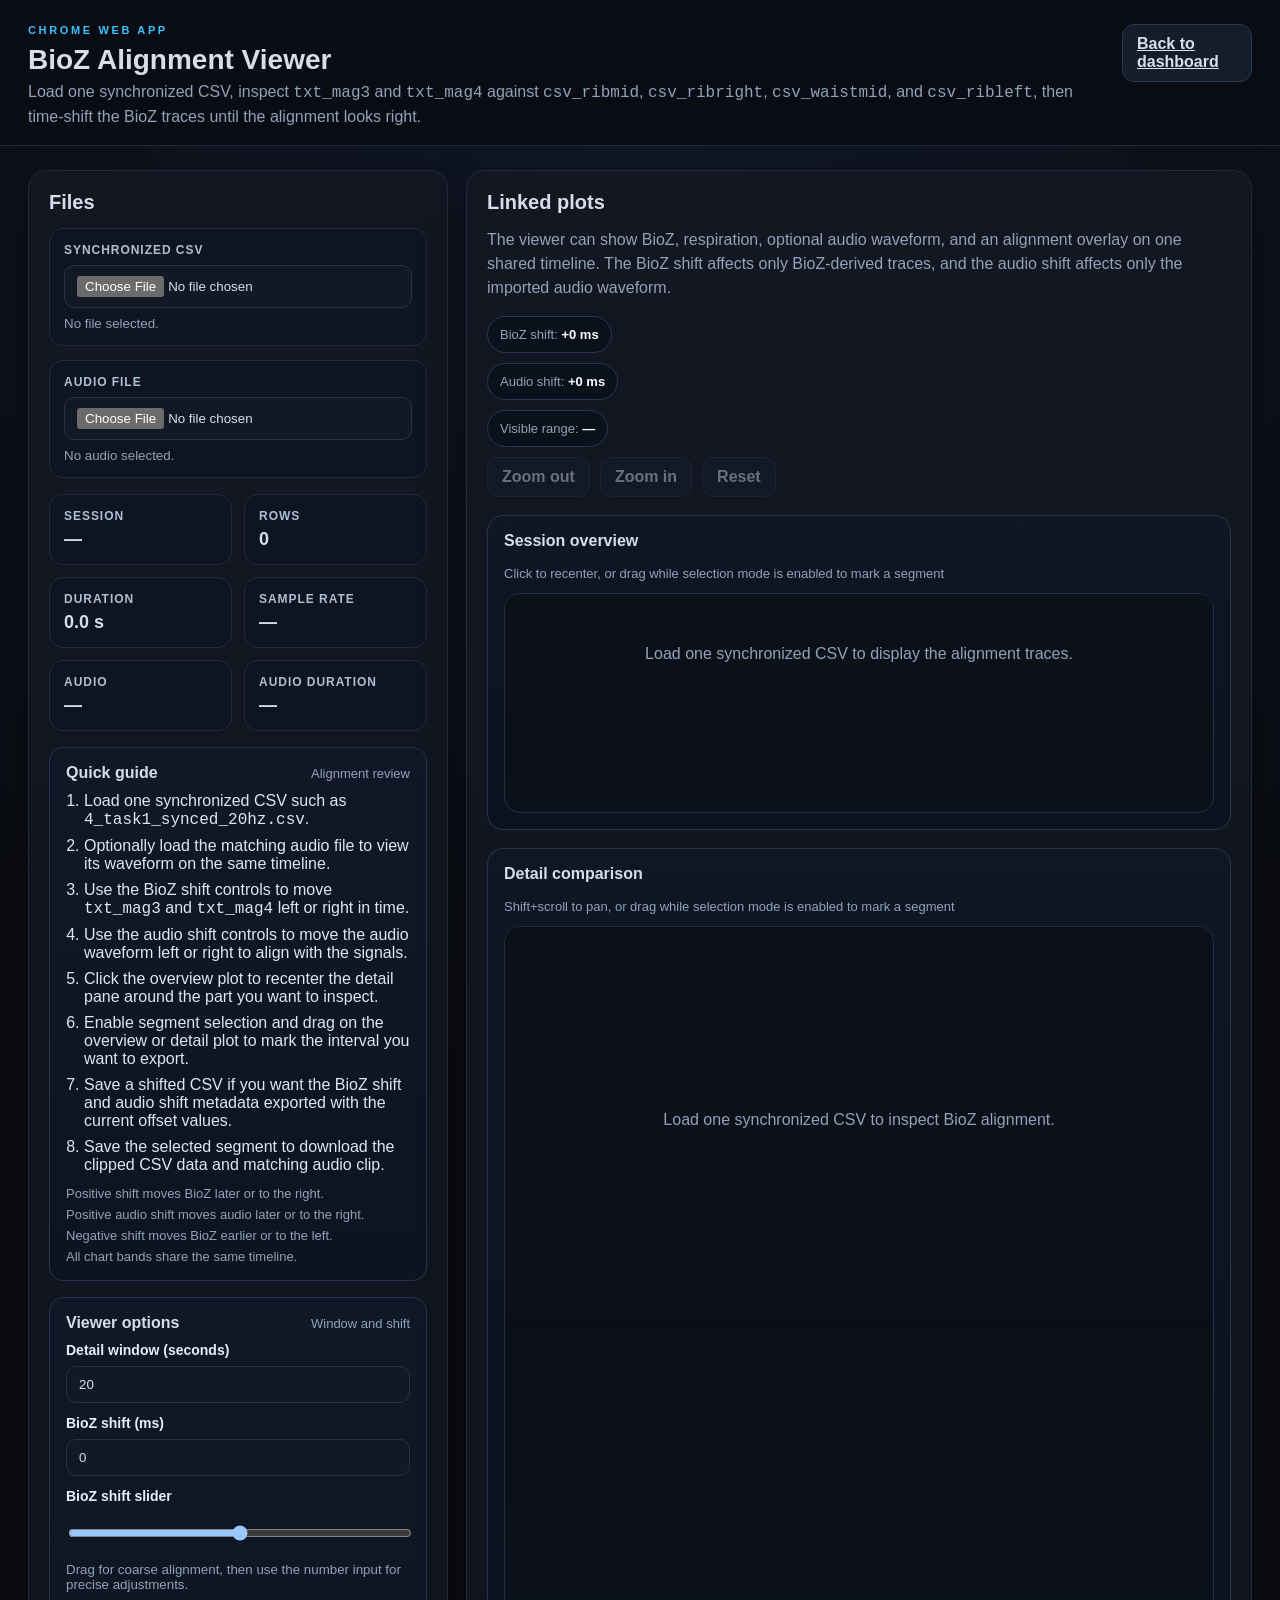
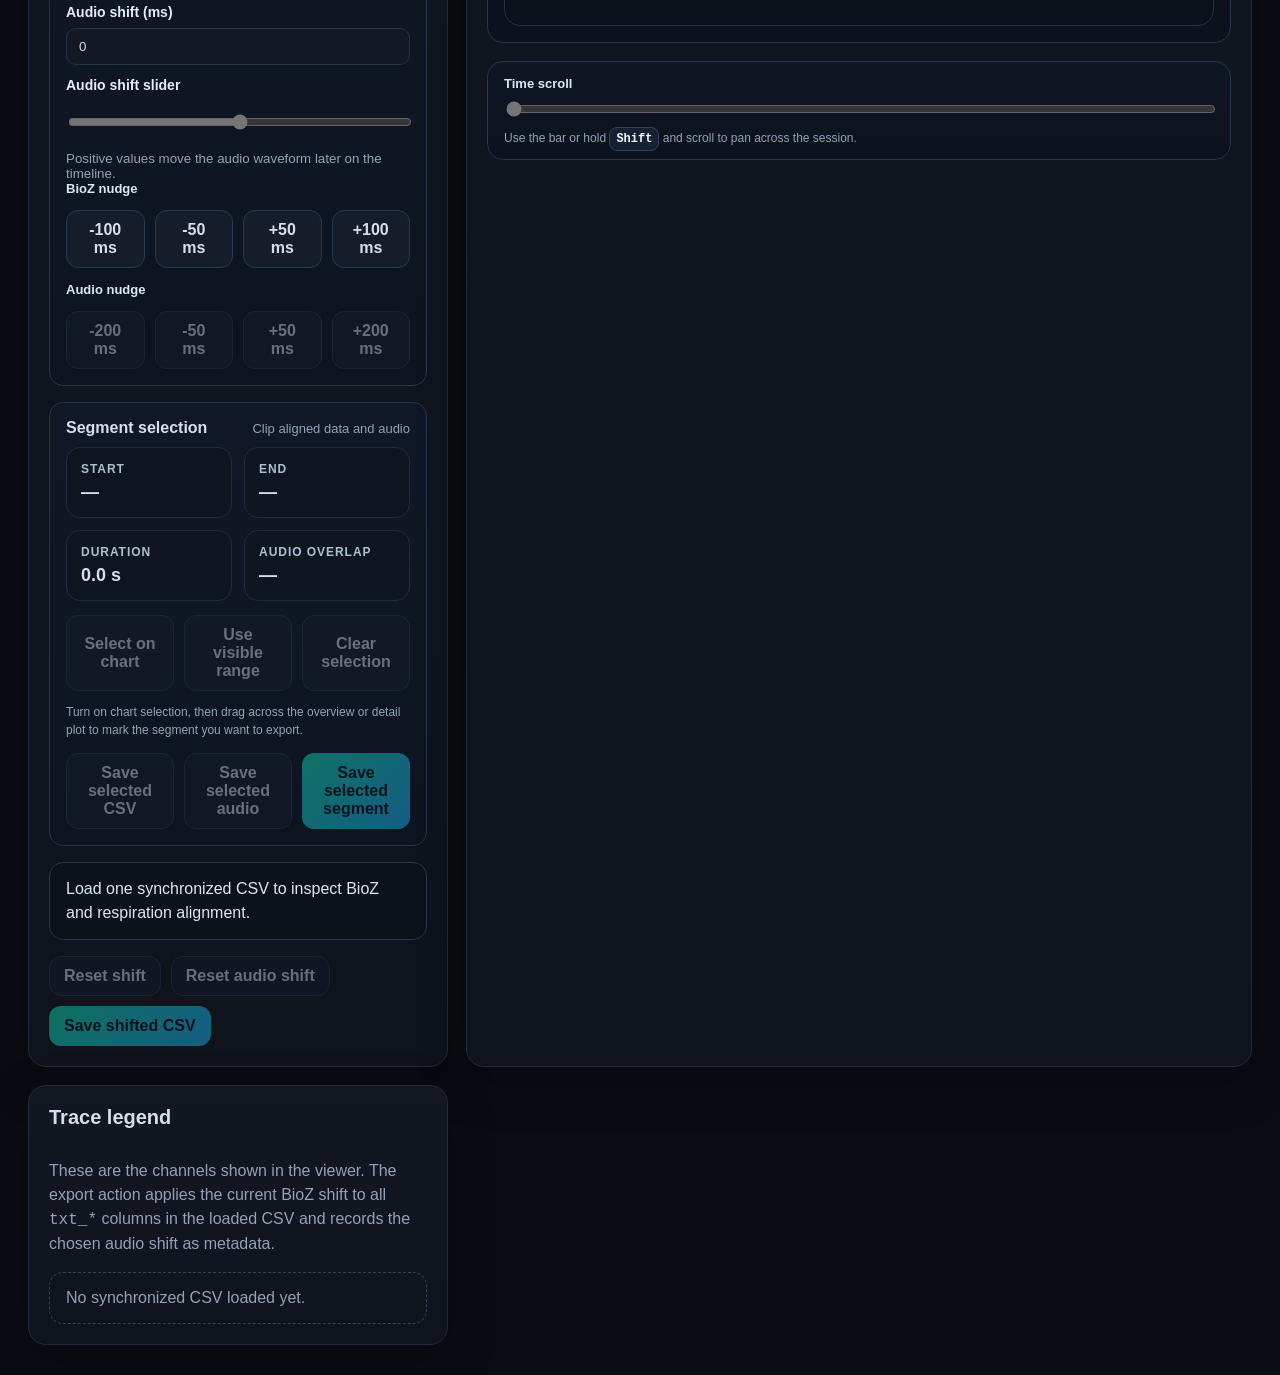
<file: bioz-aligner.html>
<!doctype html>
<html lang="en">
<head>
  <meta charset="UTF-8" />
  <meta name="viewport" content="width=device-width, initial-scale=1.0" />
  <title>BioZ Alignment Viewer</title>
  <link rel="stylesheet" href="./label-editor.css" />
  <link rel="stylesheet" href="./bioz-aligner.css" />
  <script defer src="./bioz-aligner.js"></script>
</head>
<body>
  <header class="page-header">
    <div>
      <div class="eyebrow">Chrome web app</div>
      <h1>BioZ Alignment Viewer</h1>
      <p>Load one synchronized CSV, inspect <code>txt_mag3</code> and <code>txt_mag4</code> against <code>csv_ribmid</code>, <code>csv_ribright</code>, <code>csv_waistmid</code>, and <code>csv_ribleft</code>, then time-shift the BioZ traces until the alignment looks right.</p>
    </div>
    <div class="header-actions">
      <a class="btn btn-secondary" href="./index.html">Back to dashboard</a>
    </div>
  </header>

  <main class="page-grid viewer-grid">
    <section class="card controls-card">
      <h2>Files</h2>
      <div class="file-grid">
        <label class="file-picker">
          <span>Synchronized CSV</span>
          <input id="alignedFileInput" type="file" accept=".csv,text/csv" />
          <small id="alignedFileMeta">No file selected.</small>
        </label>
        <label class="file-picker">
          <span>Audio file</span>
          <input id="audioFileInput" type="file" accept="audio/*,.m4a,.wav,.mp3,.aac,.caf" />
          <small id="audioFileMeta">No audio selected.</small>
        </label>
      </div>

      <div class="summary-grid">
        <div class="summary-box">
          <span class="summary-label">Session</span>
          <strong id="sessionLabel">—</strong>
        </div>
        <div class="summary-box">
          <span class="summary-label">Rows</span>
          <strong id="rowCount">0</strong>
        </div>
        <div class="summary-box">
          <span class="summary-label">Duration</span>
          <strong id="sessionDuration">0.0 s</strong>
        </div>
        <div class="summary-box">
          <span class="summary-label">Sample Rate</span>
          <strong id="sampleRate">—</strong>
        </div>
        <div class="summary-box">
          <span class="summary-label">Audio</span>
          <strong id="audioLabel">—</strong>
        </div>
        <div class="summary-box">
          <span class="summary-label">Audio Duration</span>
          <strong id="audioDuration">—</strong>
        </div>
      </div>

      <section class="guide-card" aria-label="Quick guide">
        <div class="guide-card-header">
          <h3>Quick guide</h3>
          <span>Alignment review</span>
        </div>
        <ol class="guide-list">
          <li>Load one synchronized CSV such as <code>4_task1_synced_20hz.csv</code>.</li>
          <li>Optionally load the matching audio file to view its waveform on the same timeline.</li>
          <li>Use the BioZ shift controls to move <code>txt_mag3</code> and <code>txt_mag4</code> left or right in time.</li>
          <li>Use the audio shift controls to move the audio waveform left or right to align with the signals.</li>
          <li>Click the overview plot to recenter the detail pane around the part you want to inspect.</li>
          <li>Enable segment selection and drag on the overview or detail plot to mark the interval you want to export.</li>
          <li>Save a shifted CSV if you want the BioZ shift and audio shift metadata exported with the current offset values.</li>
          <li>Save the selected segment to download the clipped CSV data and matching audio clip.</li>
        </ol>
        <div class="shortcut-list">
          <span>Positive shift moves BioZ later or to the right.</span>
          <span>Positive audio shift moves audio later or to the right.</span>
          <span>Negative shift moves BioZ earlier or to the left.</span>
          <span>All chart bands share the same timeline.</span>
        </div>
      </section>

      <section class="option-card" aria-label="Viewer options">
        <div class="guide-card-header">
          <h3>Viewer options</h3>
          <span>Window and shift</span>
        </div>
        <div class="option-list">
          <label class="option-field">
            <span>Detail window (seconds)</span>
            <input id="windowSecondsInput" type="number" min="4" step="1" value="20" />
          </label>
          <label class="option-field">
            <span>BioZ shift (ms)</span>
            <input id="biozShiftMsInput" type="number" step="1" value="0" />
          </label>
          <label class="option-field shift-range-field">
            <span>BioZ shift slider</span>
            <input id="biozShiftRange" type="range" min="-5000" max="5000" step="1" value="0" />
            <small>Drag for coarse alignment, then use the number input for precise adjustments.</small>
          </label>
          <label class="option-field">
            <span>Audio shift (ms)</span>
            <input id="audioShiftMsInput" type="number" step="1" value="0" disabled />
          </label>
          <label class="option-field shift-range-field">
            <span>Audio shift slider</span>
            <input id="audioShiftRange" type="range" min="-10000" max="10000" step="1" value="0" disabled />
            <small>Positive values move the audio waveform later on the timeline.</small>
          </label>
        </div>
        <div class="shift-button-group">
          <div class="shift-button-group-title">BioZ nudge</div>
          <div class="shift-button-row">
            <button class="btn btn-secondary" data-shift-target="bioz" data-shift-delta="-100">-100 ms</button>
            <button class="btn btn-secondary" data-shift-target="bioz" data-shift-delta="-50">-50 ms</button>
            <button class="btn btn-secondary" data-shift-target="bioz" data-shift-delta="+50">+50 ms</button>
            <button class="btn btn-secondary" data-shift-target="bioz" data-shift-delta="+100">+100 ms</button>
          </div>
        </div>
        <div class="shift-button-group">
          <div class="shift-button-group-title">Audio nudge</div>
          <div class="shift-button-row">
            <button class="btn btn-secondary" data-shift-target="audio" data-shift-delta="-200" disabled>-200 ms</button>
            <button class="btn btn-secondary" data-shift-target="audio" data-shift-delta="-50" disabled>-50 ms</button>
            <button class="btn btn-secondary" data-shift-target="audio" data-shift-delta="+50" disabled>+50 ms</button>
            <button class="btn btn-secondary" data-shift-target="audio" data-shift-delta="+200" disabled>+200 ms</button>
          </div>
        </div>
      </section>

      <section class="option-card" aria-label="Segment selection">
        <div class="guide-card-header">
          <h3>Segment selection</h3>
          <span>Clip aligned data and audio</span>
        </div>
        <div class="summary-grid selection-summary-grid">
          <div class="summary-box">
            <span class="summary-label">Start</span>
            <strong id="selectionStartLabel">—</strong>
          </div>
          <div class="summary-box">
            <span class="summary-label">End</span>
            <strong id="selectionEndLabel">—</strong>
          </div>
          <div class="summary-box">
            <span class="summary-label">Duration</span>
            <strong id="selectionDurationLabel">0.0 s</strong>
          </div>
          <div class="summary-box">
            <span class="summary-label">Audio Overlap</span>
            <strong id="selectionAudioOverlapLabel">—</strong>
          </div>
        </div>
        <div class="selection-toolbar">
          <button id="selectionModeBtn" class="btn btn-secondary" disabled>Select on chart</button>
          <button id="selectVisibleRangeBtn" class="btn btn-secondary" disabled>Use visible range</button>
          <button id="clearSelectionBtn" class="btn btn-secondary" disabled>Clear selection</button>
        </div>
        <div class="selection-note">
          Turn on chart selection, then drag across the overview or detail plot to mark the segment you want to export.
        </div>
        <div class="toolbar selection-export-toolbar">
          <button id="saveSelectedDataBtn" class="btn btn-secondary" disabled>Save selected CSV</button>
          <button id="saveSelectedAudioBtn" class="btn btn-secondary" disabled>Save selected audio</button>
          <button id="saveSelectedSegmentBtn" class="btn btn-primary" disabled>Save selected segment</button>
        </div>
      </section>

      <div class="notice" id="statusBox">Load one synchronized CSV to inspect BioZ and respiration alignment.</div>

      <div class="toolbar">
        <button id="resetShiftBtn" class="btn btn-secondary" disabled>Reset shift</button>
        <button id="resetAudioShiftBtn" class="btn btn-secondary" disabled>Reset audio shift</button>
        <button id="saveShiftedBtn" class="btn btn-primary" disabled>Save shifted CSV</button>
      </div>
    </section>

    <section class="card chart-card viewer-chart-card">
      <div class="chart-header">
        <div>
          <h2>Linked plots</h2>
          <p>The viewer can show BioZ, respiration, optional audio waveform, and an alignment overlay on one shared timeline. The BioZ shift affects only BioZ-derived traces, and the audio shift affects only the imported audio waveform.</p>
        </div>
        <div class="chart-header-side">
          <div class="chart-legend-note">BioZ shift: <strong id="shiftLabel">0 ms</strong></div>
          <div class="chart-legend-note">Audio shift: <strong id="audioShiftLabel">0 ms</strong></div>
          <div class="viewport-pill">Visible range: <strong id="viewportLabel">—</strong></div>
          <div class="chart-controls">
            <button id="zoomOutBtn" class="btn btn-secondary" disabled>Zoom out</button>
            <button id="zoomInBtn" class="btn btn-secondary" disabled>Zoom in</button>
            <button id="zoomResetBtn" class="btn btn-secondary" disabled>Reset</button>
          </div>
        </div>
      </div>
      <div class="chart-shell">
        <section class="plot-panel">
          <div class="plot-panel-header">
            <h3>Session overview</h3>
            <span>Click to recenter, or drag while selection mode is enabled to mark a segment</span>
          </div>
          <div class="plot-canvas-wrap plot-canvas-wrap-wide">
            <canvas id="overviewCanvas" width="1280" height="220"></canvas>
          </div>
        </section>

        <section class="plot-panel">
          <div class="plot-panel-header">
            <h3>Detail comparison</h3>
            <span>Shift+scroll to pan, or drag while selection mode is enabled to mark a segment</span>
          </div>
          <div class="plot-canvas-wrap plot-canvas-wrap-detail">
            <canvas id="detailCanvas" width="1280" height="700"></canvas>
          </div>
        </section>

        <div class="time-scroll-wrap">
          <label for="timeScrollRange">Time scroll</label>
          <input id="timeScrollRange" type="range" min="0" max="0" value="0" step="1" disabled />
          <span class="time-scroll-hint">Use the bar or hold <kbd>Shift</kbd> and scroll to pan across the session.</span>
        </div>
      </div>
    </section>

    <section class="card boundaries-card trace-card">
      <div class="boundaries-header">
        <h2>Trace legend</h2>
        <p>These are the channels shown in the viewer. The export action applies the current BioZ shift to all <code>txt_*</code> columns in the loaded CSV and records the chosen audio shift as metadata.</p>
      </div>
      <div id="traceList" class="boundary-list empty">No synchronized CSV loaded yet.</div>
    </section>
  </main>
</body>
</html>
</file>
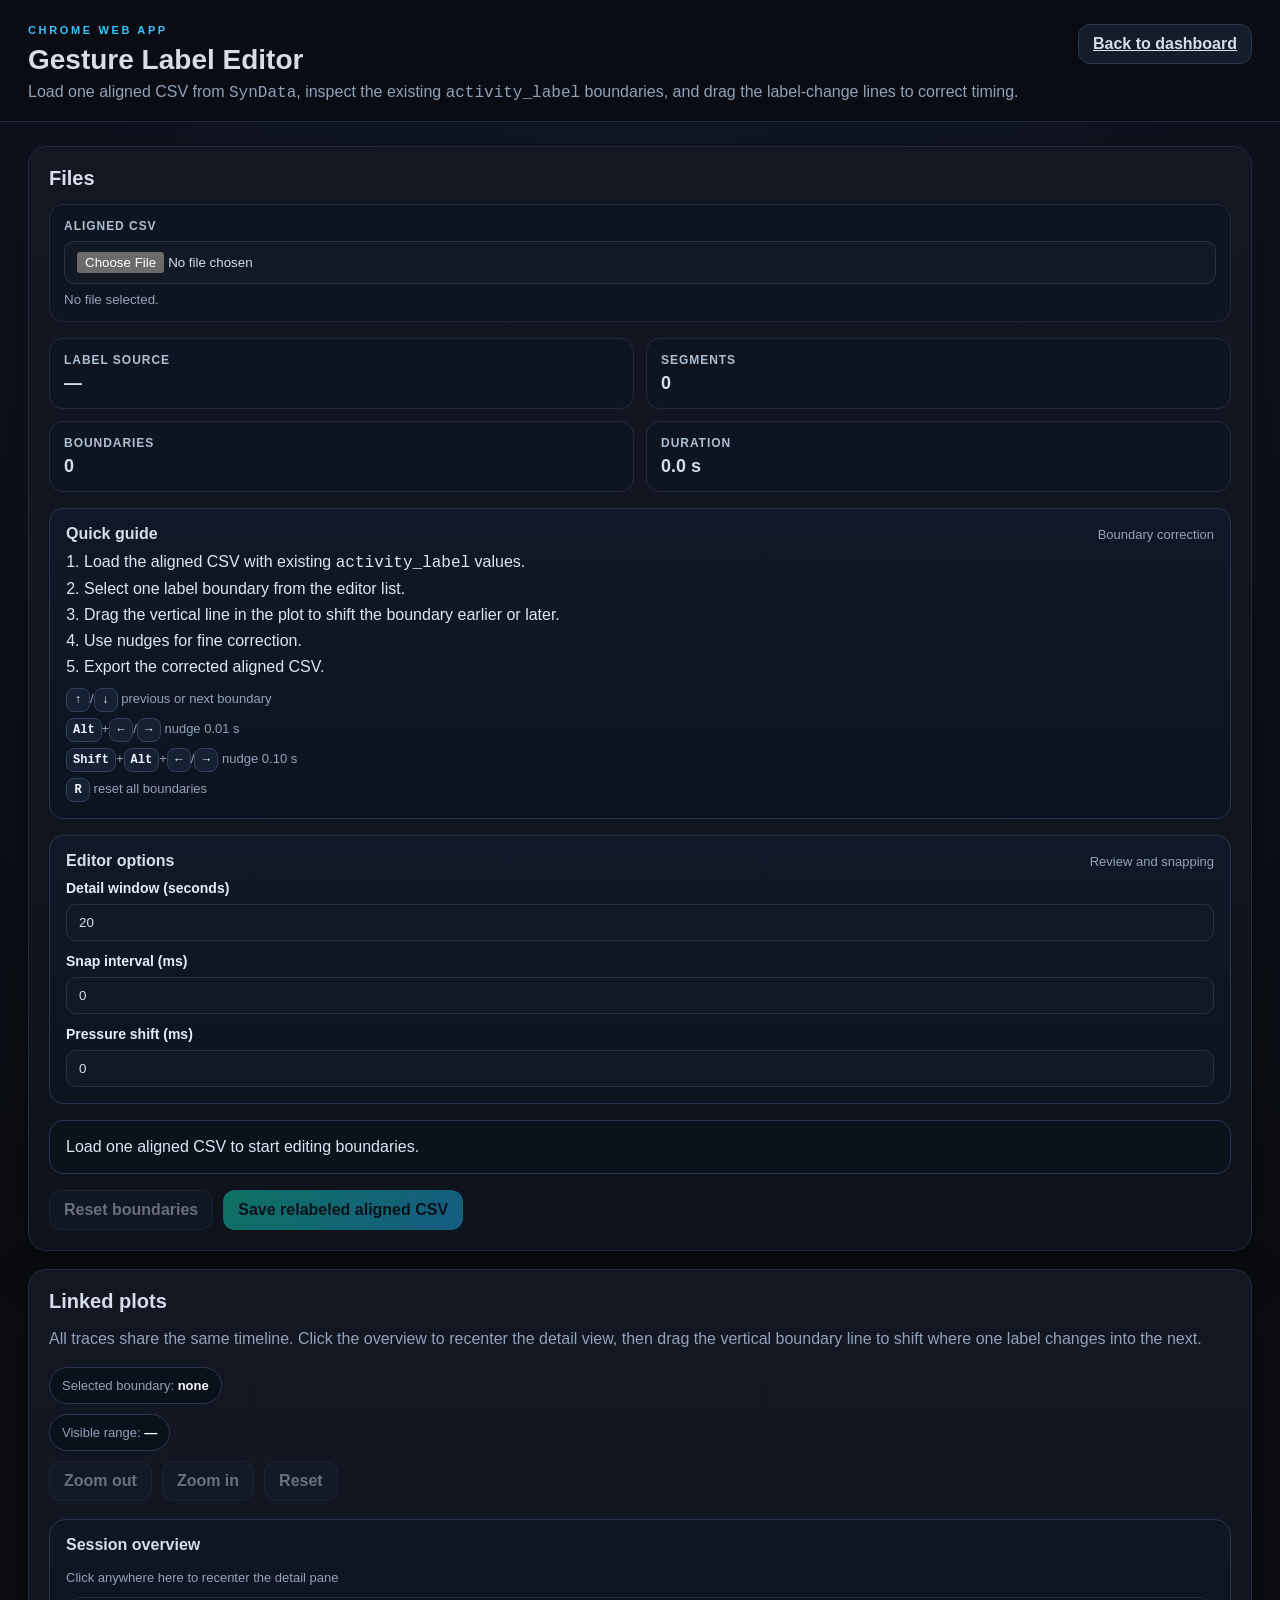
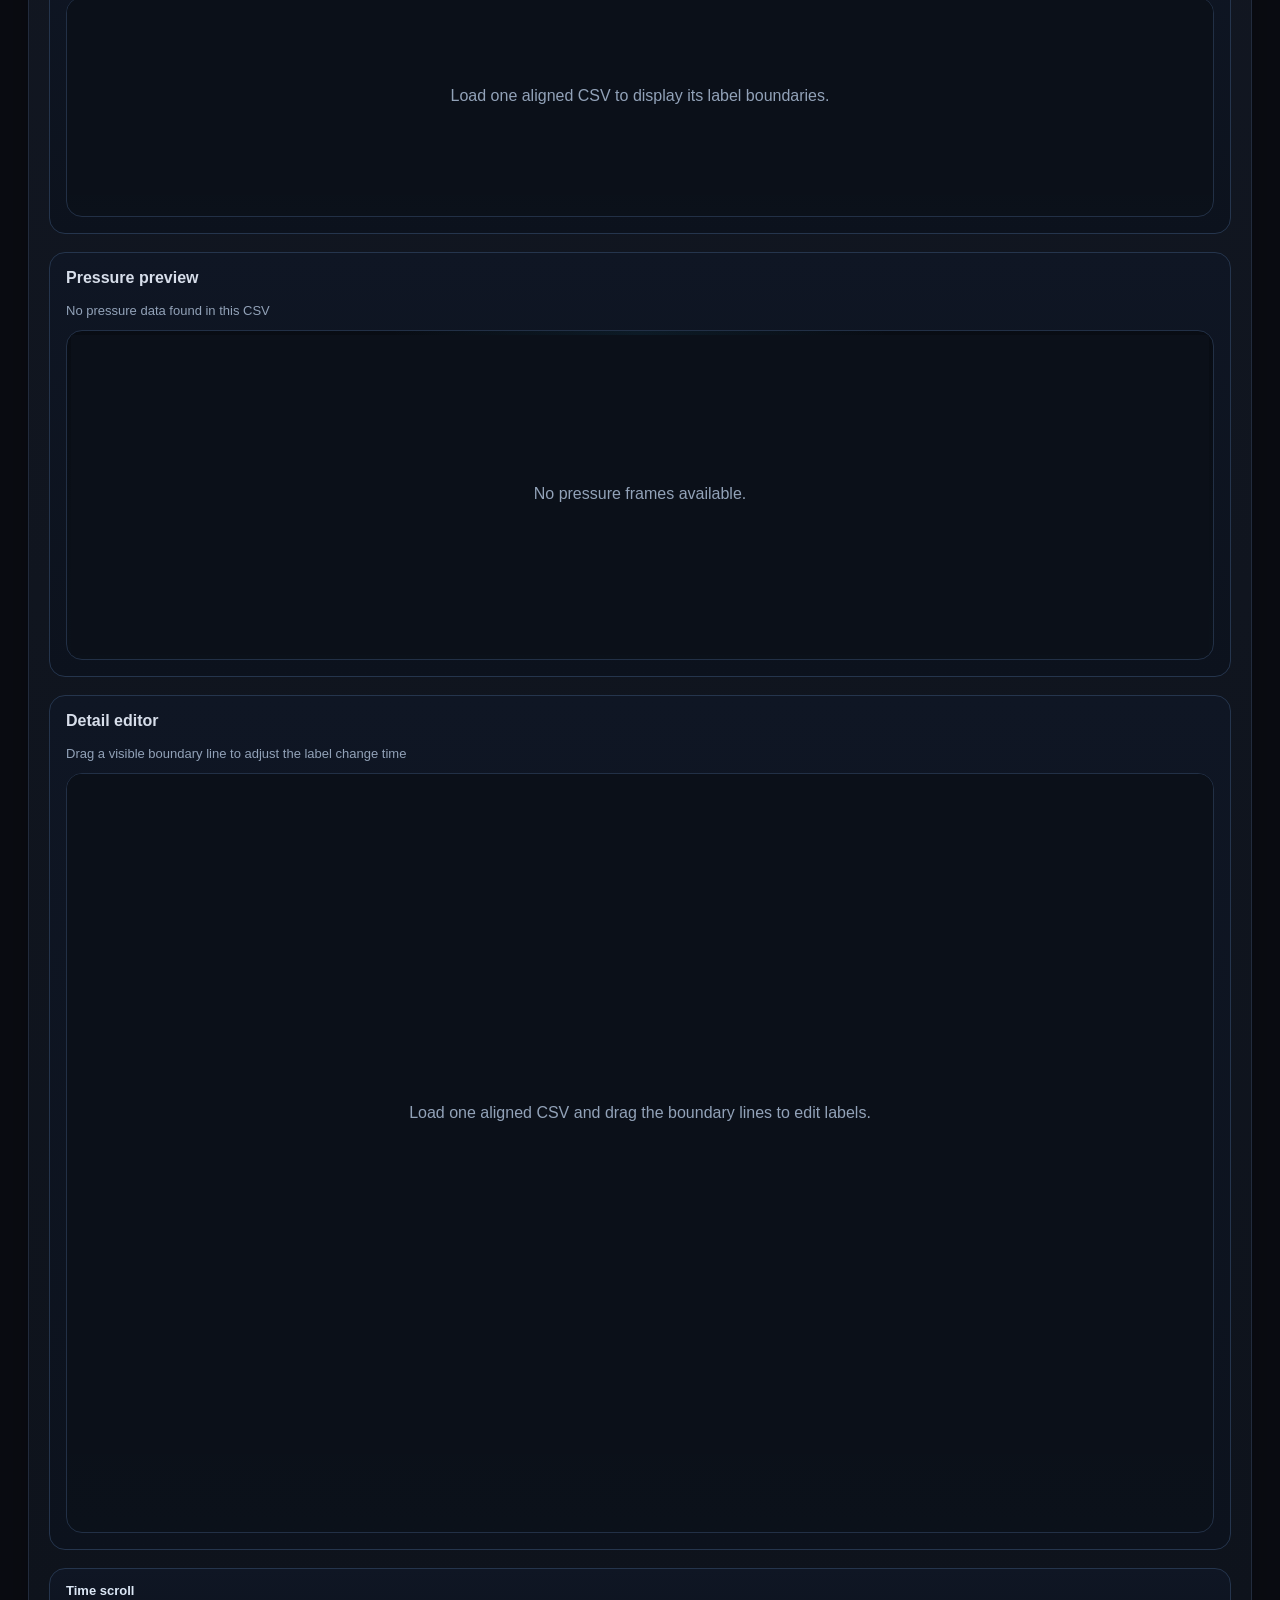
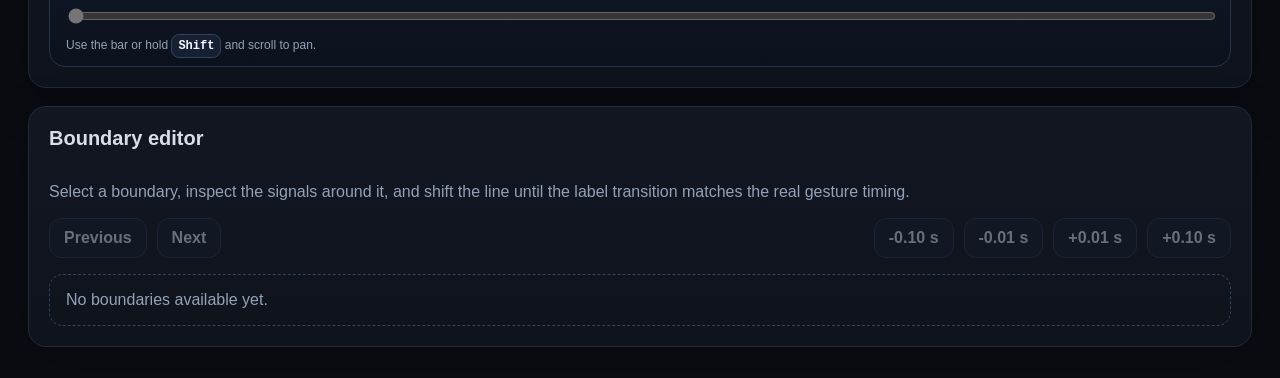
<file: label-editor.html>
<!doctype html>
<html lang="en">
<head>
  <meta charset="UTF-8" />
  <meta name="viewport" content="width=device-width, initial-scale=1.0" />
  <title>Gesture Label Editor</title>
  <link rel="stylesheet" href="./label-editor.css" />
  <script defer src="./label-editor.js"></script>
</head>
<body>
  <header class="page-header">
    <div>
      <div class="eyebrow">Chrome web app</div>
      <h1>Gesture Label Editor</h1>
      <p>Load one aligned CSV from <code>SynData</code>, inspect the existing <code>activity_label</code> boundaries, and drag the label-change lines to correct timing.</p>
    </div>
    <div class="header-actions">
      <a class="btn btn-secondary" href="./index.html">Back to dashboard</a>
    </div>
  </header>

  <main class="page-grid">
    <section class="card controls-card">
      <h2>Files</h2>
      <div class="file-grid">
        <label class="file-picker">
          <span>Aligned CSV</span>
          <input id="alignedFileInput" type="file" accept=".csv,text/csv" />
          <small id="alignedFileMeta">No file selected.</small>
        </label>
      </div>

      <div class="summary-grid">
        <div class="summary-box">
          <span class="summary-label">Label Source</span>
          <strong id="sessionLabel">—</strong>
        </div>
        <div class="summary-box">
          <span class="summary-label">Segments</span>
          <strong id="segmentCount">0</strong>
        </div>
        <div class="summary-box">
          <span class="summary-label">Boundaries</span>
          <strong id="boundaryCount">0</strong>
        </div>
        <div class="summary-box">
          <span class="summary-label">Duration</span>
          <strong id="sessionDuration">0.0 s</strong>
        </div>
      </div>

      <section class="guide-card" aria-label="Quick guide">
        <div class="guide-card-header">
          <h3>Quick guide</h3>
          <span>Boundary correction</span>
        </div>
        <ol class="guide-list">
          <li>Load the aligned CSV with existing <code>activity_label</code> values.</li>
          <li>Select one label boundary from the editor list.</li>
          <li>Drag the vertical line in the plot to shift the boundary earlier or later.</li>
          <li>Use nudges for fine correction.</li>
          <li>Export the corrected aligned CSV.</li>
        </ol>
        <div class="shortcut-list">
          <span><kbd>↑</kbd>/<kbd>↓</kbd> previous or next boundary</span>
          <span><kbd>Alt</kbd>+<kbd>←</kbd>/<kbd>→</kbd> nudge 0.01 s</span>
          <span><kbd>Shift</kbd>+<kbd>Alt</kbd>+<kbd>←</kbd>/<kbd>→</kbd> nudge 0.10 s</span>
          <span><kbd>R</kbd> reset all boundaries</span>
        </div>
      </section>

      <section class="option-card" aria-label="Editor options">
        <div class="guide-card-header">
          <h3>Editor options</h3>
          <span>Review and snapping</span>
        </div>
        <div class="option-list">
          <label class="option-field">
            <span>Detail window (seconds)</span>
            <input id="windowSecondsInput" type="number" min="4" step="1" value="20" />
          </label>
          <label class="option-field">
            <span>Snap interval (ms)</span>
            <input id="snapMsInput" type="number" min="0" step="10" value="0" />
          </label>
          <label class="option-field">
            <span>Pressure shift (ms)</span>
            <input id="pressureShiftMsInput" type="number" step="1" value="0" />
          </label>
        </div>
      </section>

      <div class="notice" id="statusBox">Load one aligned CSV to start editing boundaries.</div>

      <div class="toolbar">
        <button id="resetBoundariesBtn" class="btn btn-secondary" disabled>Reset boundaries</button>
        <button id="saveAlignedBtn" class="btn btn-primary" disabled>Save relabeled aligned CSV</button>
      </div>
    </section>

    <section class="card chart-card">
      <div class="chart-header">
        <div>
          <h2>Linked plots</h2>
          <p>All traces share the same timeline. Click the overview to recenter the detail view, then drag the vertical boundary line to shift where one label changes into the next.</p>
        </div>
        <div class="chart-header-side">
          <div class="chart-legend-note">Selected boundary: <strong id="selectedBoundaryLabel">none</strong></div>
          <div class="viewport-pill">Visible range: <strong id="viewportLabel">—</strong></div>
          <div class="chart-controls">
            <button id="zoomOutBtn" class="btn btn-secondary" disabled>Zoom out</button>
            <button id="zoomInBtn" class="btn btn-secondary" disabled>Zoom in</button>
            <button id="zoomResetBtn" class="btn btn-secondary" disabled>Reset</button>
          </div>
        </div>
      </div>
      <div class="chart-shell">
        <section class="plot-panel">
          <div class="plot-panel-header">
            <h3>Session overview</h3>
            <span>Click anywhere here to recenter the detail pane</span>
          </div>
          <div class="plot-canvas-wrap plot-canvas-wrap-wide">
            <canvas id="overviewCanvas" width="1280" height="220"></canvas>
          </div>
        </section>
        <section class="plot-panel">
          <div class="plot-panel-header">
            <h3>Pressure preview</h3>
            <span id="pressureFrameMeta">Nearest pressure frame will appear here</span>
          </div>
          <div class="pressure-preview-wrap">
            <canvas id="pressureCanvas" width="180" height="120"></canvas>
          </div>
        </section>
        <section class="plot-panel">
          <div class="plot-panel-header">
            <h3>Detail editor</h3>
            <span>Drag a visible boundary line to adjust the label change time</span>
          </div>
          <div class="plot-canvas-wrap plot-canvas-wrap-tall">
            <canvas id="detailCanvas" width="1280" height="760"></canvas>
          </div>
        </section>
        
        <div class="time-scroll-wrap">
          <label for="timeScrollRange">Time scroll</label>
          <input id="timeScrollRange" type="range" min="0" max="0" value="0" step="1" disabled />
          <span class="time-scroll-hint">Use the bar or hold <kbd>Shift</kbd> and scroll to pan.</span>
        </div>
      </div>
    </section>

    <section class="card boundaries-card">
      <div class="boundaries-header">
        <h2>Boundary editor</h2>
        <p>Select a boundary, inspect the signals around it, and shift the line until the label transition matches the real gesture timing.</p>
      </div>
      <div class="boundary-toolbar">
        <div class="boundary-nav-group">
          <button id="prevBoundaryBtn" class="btn btn-secondary" disabled>Previous</button>
          <button id="nextBoundaryBtn" class="btn btn-secondary" disabled>Next</button>
        </div>
        <div class="boundary-nav-group">
          <button id="nudgeLeftLargeBtn" class="btn btn-secondary" disabled>-0.10 s</button>
          <button id="nudgeLeftBtn" class="btn btn-secondary" disabled>-0.01 s</button>
          <button id="nudgeRightBtn" class="btn btn-secondary" disabled>+0.01 s</button>
          <button id="nudgeRightLargeBtn" class="btn btn-secondary" disabled>+0.10 s</button>
        </div>
      </div>
      <div id="boundaryList" class="boundary-list empty">No boundaries available yet.</div>
    </section>
  </main>
</body>
</html>
</file>
<file: label-editor.css>
:root {
  color-scheme: dark;
  --bg: #0a0c12;
  --card: #121722;
  --card-alt: #0f1520;
  --line: #222b3d;
  --text: #d7deea;
  --muted: #92a2b8;
  --primary: #00ffcc;
  --secondary: #3bc2ff;
  --danger: #ff3860;
  --accent: #ff9d3f;
  --accent-soft: rgba(255, 157, 63, 0.18);
  --accent-strong: rgba(255, 157, 63, 0.44);
}

* {
  box-sizing: border-box;
}

body {
  margin: 0;
  min-height: 100vh;
  font-family: Inter, -apple-system, BlinkMacSystemFont, "Segoe UI", sans-serif;
  background: radial-gradient(circle at top, #101726 0%, var(--bg) 36%);
  color: var(--text);
}

code {
  font-family: "SFMono-Regular", ui-monospace, monospace;
}

.page-header {
  display: flex;
  justify-content: space-between;
  gap: 16px;
  align-items: flex-start;
  padding: 24px 28px 16px;
  border-bottom: 1px solid var(--line);
  background: rgba(10, 12, 18, 0.88);
  backdrop-filter: blur(10px);
  position: sticky;
  top: 0;
  z-index: 20;
}

.eyebrow {
  color: var(--secondary);
  font-size: 11px;
  font-weight: 800;
  letter-spacing: 0.24em;
  text-transform: uppercase;
}

.page-header h1 {
  margin: 8px 0 4px;
  font-size: 28px;
}

.page-header p,
.chart-header p,
.boundaries-header p {
  margin: 0;
  color: var(--muted);
  line-height: 1.5;
}

.page-grid {
  display: grid;
  grid-template-columns: minmax(340px, 420px) minmax(0, 1fr);
  gap: 18px;
  padding: 24px 28px 32px;
}

.card {
  background: linear-gradient(180deg, rgba(18, 23, 34, 0.98) 0%, rgba(14, 19, 28, 0.98) 100%);
  border: 1px solid var(--line);
  border-radius: 18px;
  box-shadow: 0 16px 50px rgba(0, 0, 0, 0.22);
}

.controls-card,
.boundaries-card {
  padding: 20px;
}

.chart-card {
  padding: 20px;
  grid-column: 2;
  grid-row: 1 / span 2;
}

.controls-card h2,
.chart-card h2,
.boundaries-card h2 {
  margin: 0 0 14px;
  font-size: 20px;
}

.file-grid {
  display: grid;
  gap: 14px;
}

.file-picker {
  display: grid;
  gap: 8px;
  padding: 14px;
  border: 1px solid var(--line);
  border-radius: 14px;
  background: var(--card-alt);
}

.file-picker span,
.summary-label {
  font-size: 12px;
  font-weight: 700;
  letter-spacing: 0.08em;
  text-transform: uppercase;
  color: #aebfd3;
}

.file-picker input,
.boundary-time-input,
.trial-time-input {
  width: 100%;
  background: #121925;
  color: var(--text);
  border: 1px solid #273247;
  border-radius: 10px;
  padding: 10px 12px;
}

.file-picker small {
  color: var(--muted);
}

.summary-grid {
  display: grid;
  grid-template-columns: repeat(2, minmax(0, 1fr));
  gap: 12px;
  margin-top: 16px;
}

.summary-box {
  padding: 14px;
  border-radius: 14px;
  background: var(--card-alt);
  border: 1px solid var(--line);
  display: grid;
  gap: 6px;
}

.summary-box strong {
  font-size: 18px;
}

.guide-card,
.option-card {
  margin-top: 16px;
  padding: 16px;
  border-radius: 14px;
  border: 1px solid #25354d;
  background: linear-gradient(180deg, #101827 0%, #0d1420 100%);
}

.option-list {
  display: grid;
  gap: 12px;
}

.option-field {
  display: grid;
  gap: 8px;
}

.option-field span {
  display: block;
  color: #e4edf8;
  font-size: 14px;
  font-weight: 700;
}

.option-field input {
  width: 100%;
  background: #121925;
  color: var(--text);
  border: 1px solid #273247;
  border-radius: 10px;
  padding: 10px 12px;
}

.guide-card-header {
  display: flex;
  align-items: baseline;
  justify-content: space-between;
  gap: 12px;
  margin-bottom: 10px;
}

.guide-card-header h3 {
  margin: 0;
  font-size: 16px;
}

.guide-card-header span,
.shortcut-list span {
  color: var(--muted);
  font-size: 13px;
}

.guide-list {
  margin: 0;
  padding-left: 18px;
  display: grid;
  gap: 8px;
  color: #dbe7f4;
}

.shortcut-list {
  margin-top: 12px;
  display: grid;
  gap: 6px;
}

kbd {
  display: inline-flex;
  align-items: center;
  justify-content: center;
  min-width: 24px;
  min-height: 24px;
  padding: 0 6px;
  border-radius: 8px;
  border: 1px solid #33415c;
  background: #162033;
  color: #f2f7ff;
  font-size: 12px;
  font-weight: 700;
}

.notice {
  margin-top: 16px;
  padding: 14px 16px;
  border-radius: 14px;
  border: 1px solid #26364f;
  background: rgba(12, 18, 27, 0.85);
  color: #dbe7f4;
  line-height: 1.5;
}

.notice.error {
  border-color: rgba(255, 56, 96, 0.5);
  color: #ffd5dd;
}

.toolbar,
.boundary-toolbar,
.boundary-nav-group,
.chart-controls,
.header-actions {
  display: flex;
  flex-wrap: wrap;
  gap: 10px;
}

.toolbar {
  margin-top: 16px;
}

.btn {
  appearance: none;
  border: 1px solid transparent;
  border-radius: 12px;
  padding: 10px 14px;
  font: inherit;
  font-weight: 700;
  cursor: pointer;
  transition: transform 120ms ease, box-shadow 120ms ease, background 120ms ease;
}

.btn:hover:not(:disabled) {
  transform: translateY(-1px);
  box-shadow: 0 8px 18px rgba(0, 0, 0, 0.2);
}

.btn:disabled {
  opacity: 0.45;
  cursor: not-allowed;
}

.btn-primary {
  background: linear-gradient(135deg, #0fe3b6 0%, #20b5ff 100%);
  color: #04111b;
}

.btn-secondary {
  background: #151d2a;
  border-color: #2a3850;
  color: var(--text);
}

.chart-header,
.plot-panel-header,
.boundaries-header {
  display: flex;
  justify-content: space-between;
  gap: 16px;
}

.chart-header-side {
  display: grid;
  gap: 10px;
  justify-items: end;
}

.chart-legend-note,
.viewport-pill {
  padding: 10px 12px;
  border-radius: 999px;
  border: 1px solid #2a3750;
  background: rgba(10, 17, 27, 0.9);
  color: var(--muted);
  font-size: 13px;
}

.chart-legend-note strong,
.viewport-pill strong {
  color: #f6fbff;
}

.chart-shell {
  display: grid;
  gap: 18px;
  margin-top: 18px;
}

.time-scroll-wrap {
  display: grid;
  gap: 8px;
  padding: 14px 16px 8px;
  border-radius: 16px;
  border: 1px solid #25354d;
  background: linear-gradient(180deg, #0f1624 0%, #0c121d 100%);
}

.time-scroll-wrap label {
  color: #dbe7f5;
  font-size: 13px;
  font-weight: 700;
}

.time-scroll-wrap input[type="range"] {
  width: 100%;
  accent-color: #3bc2ff;
}

.time-scroll-hint {
  color: var(--muted);
  font-size: 12px;
}

.plot-panel {
  padding: 16px;
  border-radius: 16px;
  border: 1px solid #25354d;
  background: linear-gradient(180deg, #0f1624 0%, #0c121d 100%);
}

.plot-panel-header h3 {
  margin: 0;
  font-size: 16px;
}

.plot-panel-header span {
  color: var(--muted);
  font-size: 13px;
}

.plot-canvas-wrap {
  margin-top: 12px;
  border: 1px solid #223046;
  border-radius: 16px;
  background: linear-gradient(180deg, rgba(8, 12, 19, 0.95), rgba(11, 17, 26, 0.98));
  overflow: hidden;
}

.plot-canvas-wrap-wide {
  min-height: 220px;
}

.plot-canvas-wrap-tall {
  min-height: 760px;
}

canvas {
  display: block;
  width: 100%;
  height: 100%;
}

.pressure-preview-wrap {
  margin-top: 12px;
  min-height: 0;
  display: flex;
  align-items: center;
  justify-content: center;
  padding: 4px;
  border: 1px solid #223046;
  border-radius: 16px;
  background:
    radial-gradient(circle at top, rgba(59, 194, 255, 0.08), transparent 38%),
    linear-gradient(180deg, rgba(8, 12, 19, 0.95), rgba(11, 17, 26, 0.98));
  overflow: hidden;
}

#pressureCanvas {
  width: 480;
  height: 320px;
  max-width: 100%;
  flex: 0 0 auto;
}

.boundary-toolbar {
  justify-content: space-between;
  margin-top: 14px;
}

.boundary-list {
  margin-top: 16px;
  display: grid;
  gap: 10px;
  max-height: 780px;
  overflow: auto;
  padding-right: 4px;
}

.boundary-list.empty {
  padding: 16px;
  border: 1px dashed #30435f;
  border-radius: 14px;
  color: var(--muted);
}

.boundary-card,
.trial-card {
  padding: 14px;
  border-radius: 14px;
  border: 1px solid #25354d;
  background: linear-gradient(180deg, #0f1725 0%, #0d131d 100%);
  cursor: pointer;
}

.boundary-card:hover,
.trial-card:hover {
  border-color: #355074;
}

.boundary-card.selected,
.trial-card.selected {
  border-color: var(--accent);
  box-shadow: inset 0 0 0 1px rgba(255, 157, 63, 0.55);
  background: linear-gradient(180deg, rgba(47, 27, 8, 0.9), rgba(24, 16, 10, 0.95));
}

.boundary-card-header,
.trial-card-header {
  display: flex;
  justify-content: space-between;
  gap: 12px;
  align-items: baseline;
}

.boundary-card-title,
.trial-card-title {
  font-weight: 700;
  color: #f7fbff;
}

.boundary-card-badge,
.trial-card-badge {
  padding: 4px 8px;
  border-radius: 999px;
  background: rgba(59, 194, 255, 0.12);
  color: #99e6ff;
  font-size: 12px;
  font-weight: 700;
}

.boundary-card-meta,
.trial-card-meta {
  margin-top: 8px;
  color: var(--muted);
  font-size: 13px;
  line-height: 1.5;
}

.boundary-card-inputs,
.trial-card-inputs {
  margin-top: 12px;
  display: grid;
  grid-template-columns: repeat(2, minmax(0, 1fr));
  gap: 10px;
}

.boundary-card-inputs label,
.trial-card-inputs label {
  display: grid;
  gap: 6px;
  color: #c7d5e6;
  font-size: 12px;
  font-weight: 700;
}

.boundary-card-note,
.trial-card-note {
  margin-top: 10px;
  color: var(--muted);
  font-size: 12px;
}

@media (max-width: 1320px) {
  .page-grid {
    grid-template-columns: 1fr;
  }

  .chart-card {
    grid-column: auto;
    grid-row: auto;
  }

  .chart-header,
  .plot-panel-header,
  .boundaries-header {
    flex-direction: column;
  }

  .chart-header-side {
    justify-items: start;
  }

  .boundary-list {
    max-height: 360px;
  }
}

@media (max-width: 720px) {
  .page-header,
  .page-grid {
    padding-left: 16px;
    padding-right: 16px;
  }

  .summary-grid,
  .trial-card-inputs {
    grid-template-columns: 1fr;
  }
}
</file>
<file: bioz-aligner.css>
.viewer-grid {
  grid-template-columns: minmax(340px, 420px) minmax(0, 1fr);
}

.viewer-chart-card {
  grid-column: 2;
  grid-row: 1 / span 2;
}

.trace-card {
  padding: 20px;
}

.plot-canvas-wrap-detail {
  min-height: 700px;
}

.shift-range-field small {
  color: var(--muted);
}

.shift-button-row {
  margin-top: 14px;
  display: grid;
  grid-template-columns: repeat(4, minmax(0, 1fr));
  gap: 10px;
}

.shift-button-group + .shift-button-group {
  margin-top: 14px;
}

.selection-summary-grid {
  margin-top: 0;
}

.selection-toolbar,
.selection-export-toolbar {
  display: grid;
  grid-template-columns: repeat(3, minmax(0, 1fr));
  gap: 10px;
}

.selection-toolbar {
  margin-top: 14px;
}

.selection-note {
  margin-top: 12px;
  color: var(--muted);
  font-size: 12px;
  line-height: 1.5;
}

.selection-export-toolbar {
  margin-top: 14px;
}

.btn.is-active {
  border-color: rgba(255, 157, 63, 0.7);
  background: linear-gradient(180deg, rgba(66, 36, 10, 0.98), rgba(36, 22, 11, 0.98));
  color: #fff2da;
  box-shadow: inset 0 0 0 1px rgba(255, 157, 63, 0.32);
}

.shift-button-group-title {
  color: #dbe7f5;
  font-size: 13px;
  font-weight: 700;
}

.trace-card-chip-row {
  margin-top: 12px;
  display: flex;
  flex-wrap: wrap;
  gap: 8px;
}

.trace-chip {
  display: inline-flex;
  align-items: center;
  gap: 8px;
  padding: 6px 10px;
  border-radius: 999px;
  border: 1px solid #2c3c57;
  background: rgba(10, 17, 27, 0.88);
  color: #dbe7f4;
  font-size: 12px;
  font-weight: 700;
}

.trace-swatch {
  width: 10px;
  height: 10px;
  border-radius: 999px;
  flex: 0 0 auto;
}

.trace-card-note {
  margin-top: 10px;
  color: var(--muted);
  font-size: 12px;
  line-height: 1.5;
}

.trace-card-flag {
  margin-top: 10px;
  color: #9de7ff;
  font-size: 12px;
  font-weight: 700;
}

.plot-canvas-wrap.selection-enabled {
  border-color: rgba(255, 157, 63, 0.6);
  box-shadow: inset 0 0 0 1px rgba(255, 157, 63, 0.24);
}

.plot-canvas-wrap.selection-enabled canvas {
  cursor: crosshair;
}

@media (max-width: 1320px) {
  .viewer-chart-card {
    grid-column: auto;
    grid-row: auto;
  }
}

@media (max-width: 720px) {
  .shift-button-row {
    grid-template-columns: repeat(2, minmax(0, 1fr));
  }

  .selection-toolbar,
  .selection-export-toolbar {
    grid-template-columns: repeat(1, minmax(0, 1fr));
  }
}
</file>
